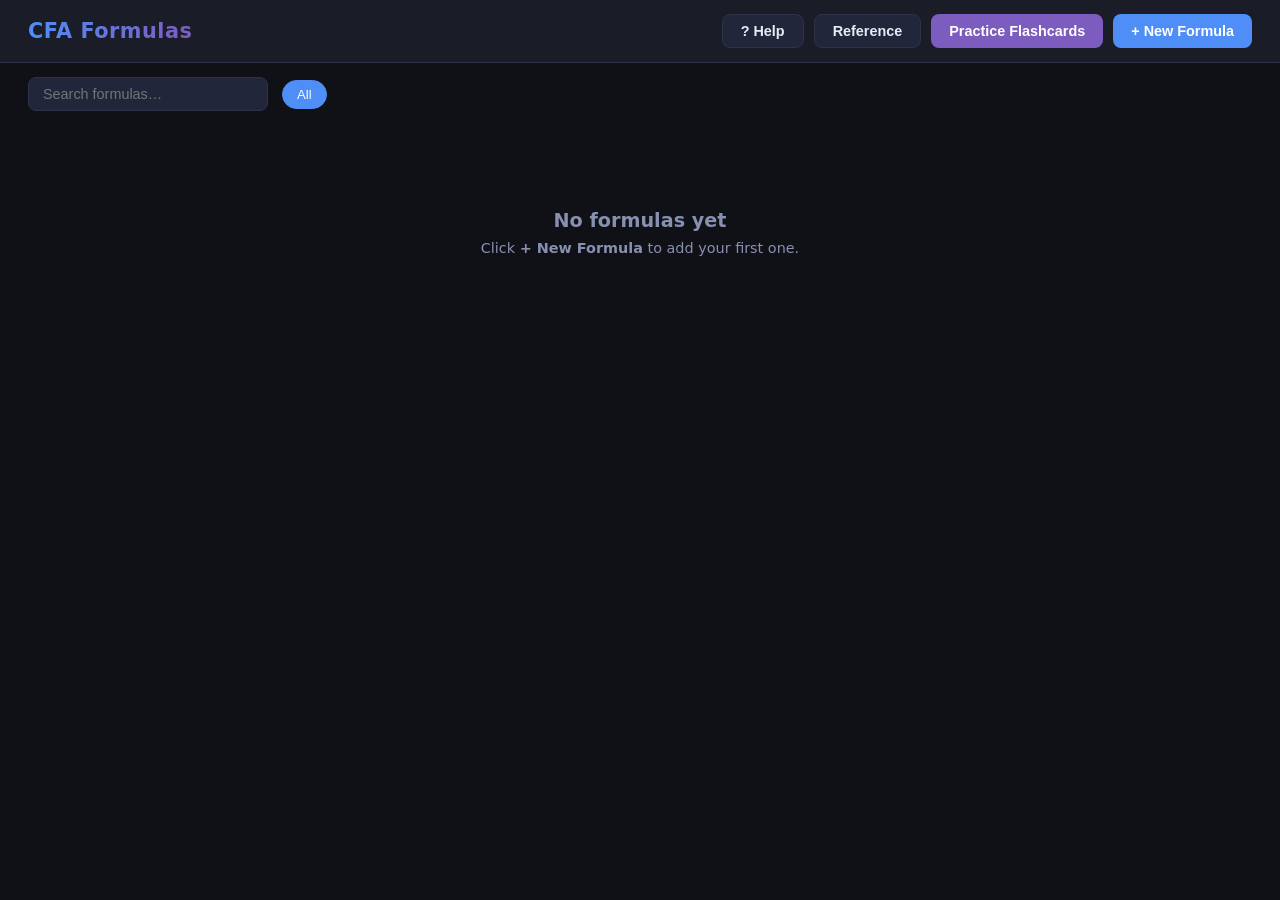
<file: index.html>
<!DOCTYPE html>
<html lang="en">
<head>
  <meta charset="UTF-8" />
  <meta name="viewport" content="width=device-width, initial-scale=1.0" />
  <title>CFA Formula Board</title>
  <link rel="icon" href="data:image/svg+xml,<svg xmlns='http://www.w3.org/2000/svg'><text y='32' font-size='32'>📚</text></svg>" />
  <link rel="stylesheet" href="style.css?v=9" />
  <script src="math.js?v=7"></script>
</head>
<body>

<!-- ===== HEADER ===== -->
<header>
  <div class="header-left">
    <span class="logo">CFA Formulas</span>
  </div>
  <div class="header-right">
    <button class="btn btn-ghost" onclick="openHelpModal()">? Help</button>
    <button class="btn btn-ghost" onclick="openRefModal()">Reference</button>
    <button id="btnPractice" class="btn btn-accent" onclick="openFlashcards()">Practice Flashcards</button>
    <button class="btn btn-primary" onclick="openAddModal()">+ New Formula</button>
  </div>
</header>

<!-- ===== CATEGORY FILTER ===== -->
<div class="toolbar">
  <div class="search-wrap">
    <input id="searchInput" type="text" placeholder="Search formulas…" oninput="renderBoard()" />
  </div>
  <div class="filter-wrap" id="categoryFilters">
    <button class="filter-btn active" onclick="setFilter('all')">All</button>
  </div>
</div>

<!-- ===== KANBAN BOARD ===== -->
<main id="board" class="board"></main>

<!-- ===== ADD / EDIT MODAL ===== -->
<div id="formulaModal" class="modal-overlay hidden">
  <div class="modal">
    <h2 id="modalTitle">New Formula</h2>

    <label>Title <span class="req">*</span></label>
    <input id="fTitle" type="text" placeholder="e.g. Sharpe Ratio" />

    <label>Category <span class="req">*</span></label>
    <select id="fCategory" onchange="onCatSelectChange()">
      <option value="">— Select a category —</option>
      <option>Ethical and Professional Standards</option>
      <option>Quantitative Methods</option>
      <option>Economics</option>
      <option>Financial Statement Analysis</option>
      <option>Corporate Issuers</option>
      <option>Equity Investments</option>
      <option>Fixed Income</option>
      <option>Derivatives</option>
      <option>Alternative Investments</option>
      <option>Portfolio Management &amp; Wealth Planning</option>
      <option value="__custom__">Other / Custom…</option>
    </select>
    <input id="fCategoryCustom" type="text" placeholder="Enter custom category name" class="hidden" style="margin-top:6px" />

    <label>Formula
      <span class="hint">Use LaTeX — e.g. <code>\frac{r-r_f}{\sigma}</code></span>
    </label>
    <textarea id="fFormula" rows="3" placeholder="\frac{r - r_f}{\sigma}"></textarea>

    <label>Description / Notes</label>
    <textarea id="fDesc" rows="3" placeholder="Optional notes, context, variables explained…"></textarea>

    <div class="latex-helper">
      <span class="helper-label">Quick inserts:</span>
      <button type="button" onclick="insertLatex('\\frac{a}{b}')">a/b</button>
      <button type="button" onclick="insertLatex('a^{n}')">a^n</button>
      <button type="button" onclick="insertLatex('\\sqrt{x}')">√x</button>
      <button type="button" onclick="insertLatex('\\sum_{i=1}^{n}')">Σ</button>
      <button type="button" onclick="insertLatex('\\prod_{i=1}^{n}')">Π</button>
      <button type="button" onclick="insertLatex('\\left(1+r\\right)^{n}')"><small>(1+r)^n</small></button>
      <button type="button" onclick="insertLatex('\\Delta')">Δ</button>
      <button type="button" onclick="insertLatex('\\times')">×</button>
      <button type="button" onclick="insertLatex('\\pm')">±</button>
    </div>

    <div class="preview-box" id="fPreview">
      <span class="preview-label">Preview</span>
      <div id="previewContent"></div>
    </div>

    <div class="modal-actions">
      <button class="btn btn-ghost" onclick="closeModal()">Cancel</button>
      <button class="btn btn-primary" onclick="saveFormula()">Save</button>
    </div>
  </div>
</div>

<!-- ===== FLASHCARD MODAL ===== -->
<div id="flashcardModal" class="modal-overlay hidden">
  <div class="modal modal-fc">
    <div class="fc-header">
      <h2>Practice Mode</h2>
      <div class="fc-controls">
        <label>Category:
          <select id="fcCatSelect" onchange="startDeck()">
            <option value="all">All</option>
          </select>
        </label>
        <button class="btn btn-ghost" onclick="closeFlashcards()">✕ Exit</button>
      </div>
    </div>

    <div class="fc-progress">
      <span id="fcCounter">0 / 0</span>
      <div class="progress-bar"><div id="progressFill"></div></div>
    </div>

    <div class="fc-card-wrap" id="fcCardWrap">
      <div class="fc-card" id="fcCard" onclick="flipCard()">
        <div class="fc-face fc-front" id="fcFront">
          <p class="fc-prompt">What is the formula for…</p>
          <h3 id="fcTitle"></h3>
          <p class="fc-tap">tap to reveal</p>
        </div>
        <div class="fc-face fc-back fc-hidden" id="fcBack">
          <div id="fcFormula" class="fc-formula-display"></div>
          <p id="fcDesc" class="fc-desc"></p>
        </div>
      </div>
    </div>

    <div class="fc-nav">
      <button class="btn btn-ghost" onclick="prevCard()">← Prev</button>
      <button class="btn btn-accent" onclick="flipCard()" id="btnFlip">Flip</button>
      <button class="btn btn-primary" onclick="nextCard()">Next →</button>
    </div>

    <div class="fc-self-grade hidden" id="fcSelfGrade">
      <p>Did you get it?</p>
      <button class="btn btn-success" onclick="gradeCard(true)">✓ Got it</button>
      <button class="btn btn-danger"  onclick="gradeCard(false)">✗ Review again</button>
    </div>

    <div class="fc-done hidden" id="fcDone">
      <h3>Round complete!</h3>
      <p id="fcScore"></p>
      <button class="btn btn-primary" onclick="startDeck()">Restart</button>
      <button class="btn btn-accent"  onclick="startDeck(true)">Only missed</button>
    </div>
  </div>
</div>

<!-- ===== HELP MODAL (sync / export / import) ===== -->
<div id="helpModal" class="modal-overlay hidden">
  <div class="modal modal-help">
    <div class="ref-header">
      <h2>Help &amp; Sync</h2>
      <button class="btn btn-ghost" onclick="closeHelpModal()">✕</button>
    </div>

    <h3 class="ref-section">Syncing Between Devices</h3>
    <p class="ref-intro">Your formulas are saved in your browser's local storage, so each device keeps its own copy. Use Export &amp; Import to keep them in sync.</p>

    <div class="help-steps">
      <div class="help-step">
        <span class="step-num">1</span>
        <div>
          <strong>Export from your most up-to-date device</strong>
          <p>Click the button below. A <code>.json</code> file will download to your device.</p>
          <button class="btn btn-primary" style="margin-top:8px" onclick="exportFormulas()">↓ Export my formulas</button>
        </div>
      </div>
      <div class="help-step">
        <span class="step-num">2</span>
        <div>
          <strong>Move the file to your other device</strong>
          <p>Use <strong>AirDrop</strong>, save to <strong>iCloud Drive</strong>, or email it to yourself — whichever is easiest.</p>
        </div>
      </div>
      <div class="help-step">
        <span class="step-num">3</span>
        <div>
          <strong>Import on the other device</strong>
          <p>Open the app on your other device, come back to this Help screen, and click Import. Choose <em>Merge</em> to add new formulas without losing existing ones, or <em>Replace</em> to fully overwrite.</p>
          <label class="btn btn-primary" style="margin-top:8px; cursor:pointer; display:inline-block">
            ↑ Import formulas
            <input type="file" accept=".json" onchange="importFormulas(event)" style="display:none">
          </label>
        </div>
      </div>
    </div>

    <div class="modal-actions">
      <button class="btn btn-primary" onclick="closeHelpModal()">Done</button>
    </div>
  </div>
</div>

<!-- ===== REFERENCE MODAL (LaTeX) ===== -->
<div id="refModal" class="modal-overlay hidden">
  <div class="modal modal-ref">
    <div class="ref-header">
      <h2>LaTeX Formula Reference</h2>
      <button class="btn btn-ghost" onclick="closeRefModal()">✕</button>
    </div>
    <p class="ref-intro">Type these directly into the Formula field. You don't need <code>$$</code> — just the LaTeX inside.</p>

    <h3 class="ref-section">Fractions &amp; Roots</h3>
    <table class="ref-table">
      <tr><td><code>\frac{a}{b}</code></td><td class="ref-preview"></td><td>Fraction</td></tr>
      <tr><td><code>\frac{r - r_f}{\sigma}</code></td><td class="ref-preview"></td><td>Sharpe Ratio example</td></tr>
      <tr><td><code>\sqrt{x}</code></td><td class="ref-preview"></td><td>Square root</td></tr>
      <tr><td><code>\sqrt{\sigma_1^2 + \sigma_2^2}</code></td><td class="ref-preview"></td><td>Root of expression</td></tr>
    </table>

    <h3 class="ref-section">Superscripts &amp; Subscripts</h3>
    <table class="ref-table">
      <tr><td><code>x^{n}</code></td><td class="ref-preview"></td><td>Superscript (power)</td></tr>
      <tr><td><code>x_{i}</code></td><td class="ref-preview"></td><td>Subscript</td></tr>
      <tr><td><code>x_{i}^{n}</code></td><td class="ref-preview"></td><td>Both at once</td></tr>
      <tr><td><code>(1+r)^{n}</code></td><td class="ref-preview"></td><td>Compound growth</td></tr>
      <tr><td><code>e^{-rT}</code></td><td class="ref-preview"></td><td>Exponential</td></tr>
    </table>

    <h3 class="ref-section">Greek Letters</h3>
    <table class="ref-table">
      <tr><td><code>\alpha</code></td><td class="ref-preview"></td><td>Alpha (Jensen's α)</td></tr>
      <tr><td><code>\beta</code></td><td class="ref-preview"></td><td>Beta (systematic risk)</td></tr>
      <tr><td><code>\sigma</code></td><td class="ref-preview"></td><td>Sigma (std deviation)</td></tr>
      <tr><td><code>\mu</code></td><td class="ref-preview"></td><td>Mu (mean)</td></tr>
      <tr><td><code>\rho</code></td><td class="ref-preview"></td><td>Rho (correlation)</td></tr>
      <tr><td><code>\Delta</code></td><td class="ref-preview"></td><td>Delta (change)</td></tr>
      <tr><td><code>\lambda</code></td><td class="ref-preview"></td><td>Lambda</td></tr>
      <tr><td><code>\Sigma</code></td><td class="ref-preview"></td><td>Capital Sigma</td></tr>
    </table>

    <h3 class="ref-section">Sums, Products &amp; Limits</h3>
    <table class="ref-table">
      <tr><td><code>\sum_{i=1}^{n} x_i</code></td><td class="ref-preview"></td><td>Summation</td></tr>
      <tr><td><code>\prod_{i=1}^{n}</code></td><td class="ref-preview"></td><td>Product</td></tr>
      <tr><td><code>\int_{0}^{T}</code></td><td class="ref-preview"></td><td>Integral</td></tr>
    </table>

    <h3 class="ref-section">Symbols &amp; Operators</h3>
    <table class="ref-table">
      <tr><td><code>\times</code></td><td class="ref-preview"></td><td>Multiplication ×</td></tr>
      <tr><td><code>\pm</code></td><td class="ref-preview"></td><td>Plus or minus ±</td></tr>
      <tr><td><code>\approx</code></td><td class="ref-preview"></td><td>Approximately ≈</td></tr>
      <tr><td><code>\leq</code></td><td class="ref-preview"></td><td>Less than or equal ≤</td></tr>
      <tr><td><code>\geq</code></td><td class="ref-preview"></td><td>Greater than or equal ≥</td></tr>
      <tr><td><code>\infty</code></td><td class="ref-preview"></td><td>Infinity ∞</td></tr>
      <tr><td><code>\cdot</code></td><td class="ref-preview"></td><td>Dot product ·</td></tr>
    </table>

    <h3 class="ref-section">Accents &amp; Decorations</h3>
    <table class="ref-table">
      <tr><td><code>\bar{R}</code></td><td class="ref-preview"></td><td>Bar / mean</td></tr>
      <tr><td><code>\overline{xy}</code></td><td class="ref-preview"></td><td>Overline (longer)</td></tr>
      <tr><td><code>\hat{y}</code></td><td class="ref-preview"></td><td>Hat (estimated)</td></tr>
    </table>

    <h3 class="ref-section">Grouping</h3>
    <table class="ref-table">
      <tr><td><code>\left( \frac{a}{b} \right)</code></td><td class="ref-preview"></td><td>Auto-sized parentheses</td></tr>
      <tr><td><code>\left[ x \right]</code></td><td class="ref-preview"></td><td>Auto-sized brackets</td></tr>
    </table>

    <div class="modal-actions">
      <button class="btn btn-primary" onclick="closeRefModal()">Got it</button>
    </div>
  </div>
</div>

<script src="app.js?v=14"></script>
</body>
</html>
</file>
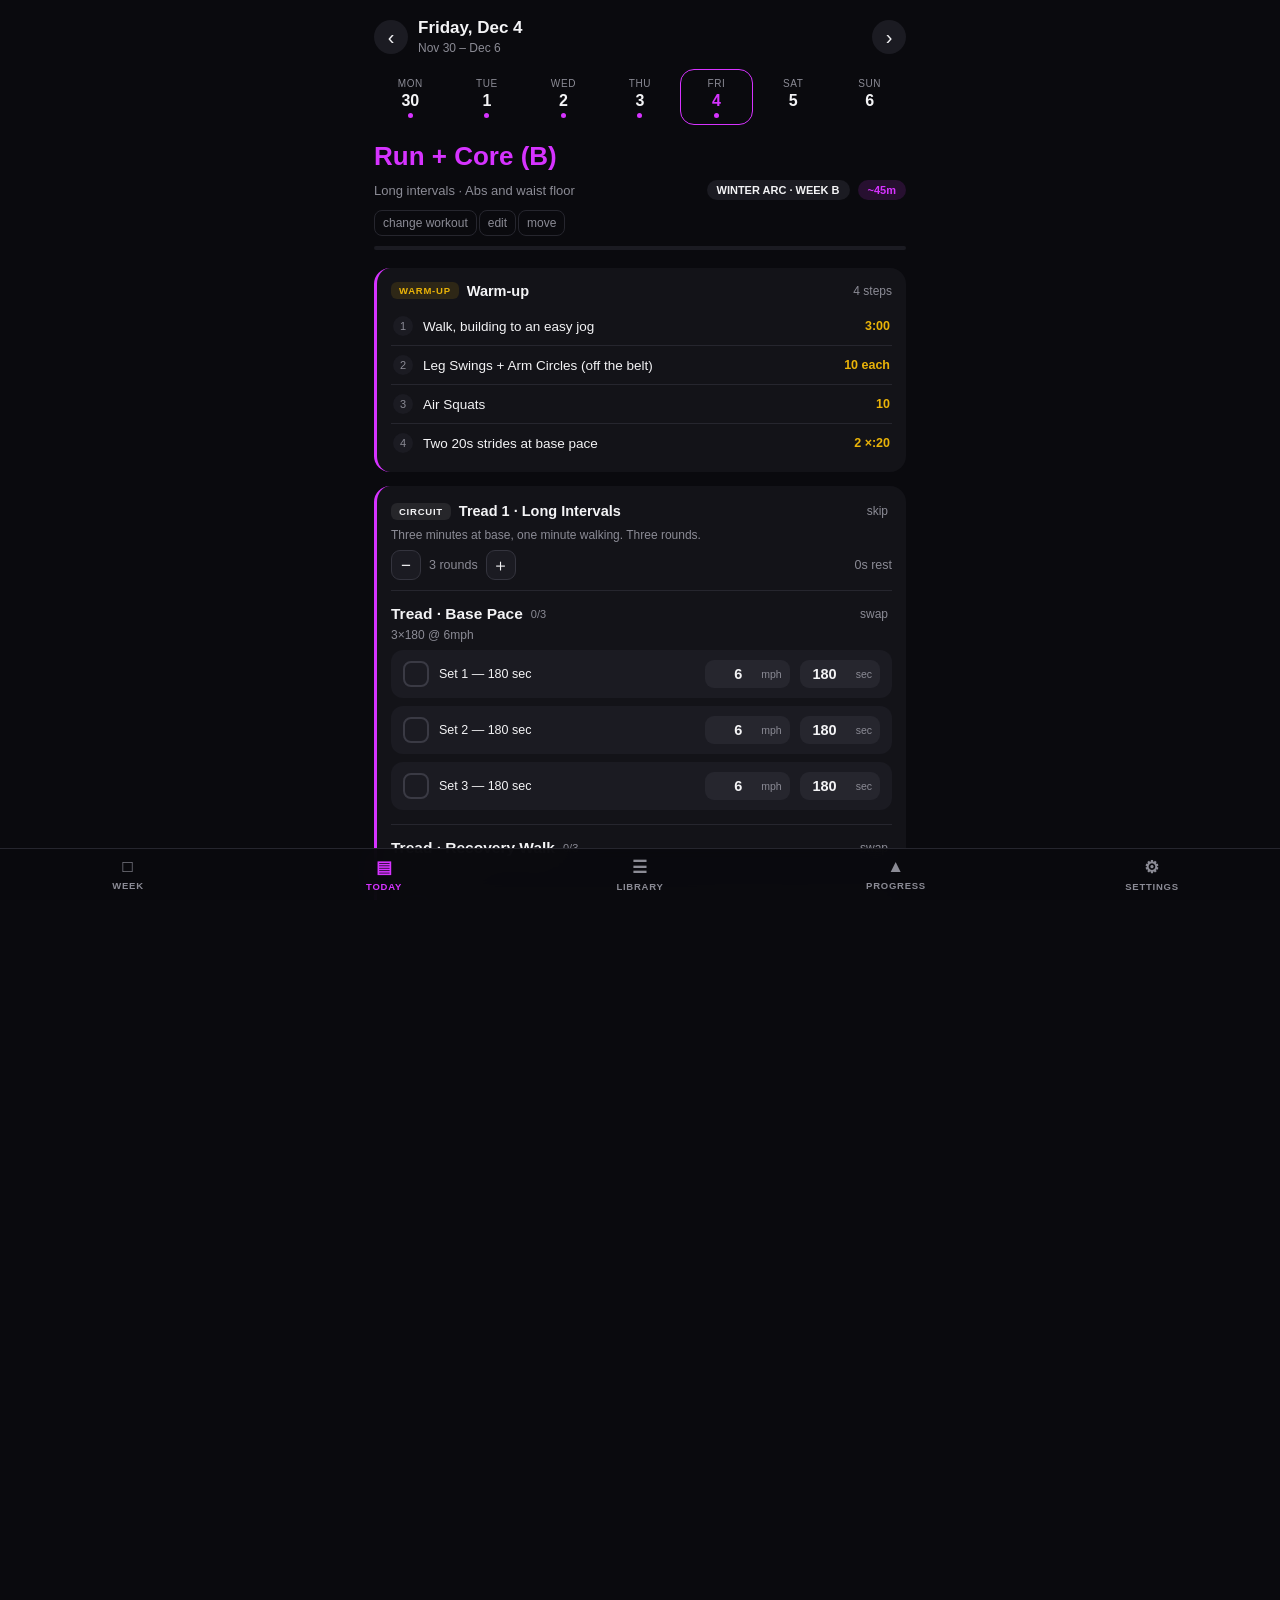
<file: workout/index.html>
<!DOCTYPE html>
<html lang="en">
<head>
  <meta charset="UTF-8" />
  <meta name="viewport" content="width=device-width, initial-scale=1.0, viewport-fit=cover, user-scalable=no" />
  <title>Lift</title>

  <meta name="theme-color" content="#0a0a0e" />
  <meta name="apple-mobile-web-app-capable" content="yes" />
  <meta name="mobile-web-app-capable" content="yes" />
  <meta name="apple-mobile-web-app-status-bar-style" content="black-translucent" />
  <meta name="apple-mobile-web-app-title" content="Lift" />

  <link rel="manifest" href="manifest.webmanifest" />
  <link rel="apple-touch-icon" href="icons/icon-180.png" />
  <link rel="icon" href="icons/icon-192.png" />
  <link rel="stylesheet" href="style.css?v=8" />
</head>
<body>

<!-- ===== SCHEDULE VIEW (default) ===== -->
<main id="view-schedule" class="view">
  <div class="topbar">
    <button class="icon-btn" onclick="shiftDay(-1)">&#8249;</button>
    <div class="topbar-title">
      <h1 id="dayTitle">Wednesday, May 20</h1>
      <span id="weekRange" class="subtle">May 18 – May 24</span>
    </div>
    <button class="icon-btn" onclick="shiftDay(1)">&#8250;</button>
  </div>

  <div id="dateStrip" class="date-strip"></div>

  <div id="dayHeader" class="day-header"></div>
  <div id="dayProgress" class="day-progress"><div id="dayProgressFill"></div></div>

  <div id="blocks"></div>

  <button id="finishBtn" class="btn-accent wide hidden" style="margin-bottom:10px" onclick="finishWorkout()">✓ Finish workout</button>
  <button id="addBlockBtn" class="btn-outline wide" onclick="openAddBlock()">＋ Add block</button>
  <div class="bottom-spacer"></div>
</main>

<!-- ===== WEEK VIEW ===== -->
<main id="view-week" class="view hidden">
  <div class="topbar">
    <button class="icon-btn" onclick="shiftWeek(-1)">&#8249;</button>
    <div class="topbar-title">
      <h1>This Week</h1>
      <span id="weekRange2" class="subtle"></span>
    </div>
    <button class="icon-btn" onclick="shiftWeek(1)">&#8250;</button>
  </div>
  <div id="weekProgram"></div>
  <div id="weekCards"></div>
  <div class="bottom-spacer"></div>
</main>

<!-- ===== LIBRARY VIEW ===== -->
<main id="view-library" class="view hidden">
  <div class="topbar"><div class="topbar-title">
    <h1>Library</h1>
    <span class="subtle">Saved workouts and the week templates built from them</span>
  </div></div>

  <div id="libSeg" class="segmented"></div>
  <input id="libSearch" type="text" class="lib-search" placeholder="Search…" oninput="renderLibrary()" />
  <div id="libBody"></div>
  <div class="bottom-spacer"></div>
</main>

<!-- ===== PROGRESS VIEW ===== -->
<main id="view-progress" class="view hidden">
  <div class="topbar"><div class="topbar-title"><h1>Progress</h1><span class="subtle">Lift heavier. Get leaner.</span></div></div>

  <div class="stat-row" id="statRow"></div>

  <section class="card">
    <div class="card-head">
      <h2>Strength over time</h2>
      <select id="chartExercise" onchange="renderProgress()"></select>
    </div>
    <canvas id="chart" width="640" height="300"></canvas>
    <div id="chartEmpty" class="empty hidden">Complete a few workouts and your top-set weight will chart here.</div>
  </section>

  <section class="card">
    <div class="card-head"><h2>Weekly volume <span class="subtle" id="volUnitLabel">(lbs lifted)</span></h2></div>
    <canvas id="volChart" width="640" height="220"></canvas>
  </section>

  <div class="bottom-spacer"></div>
</main>

<!-- ===== SETTINGS VIEW ===== -->
<main id="view-settings" class="view hidden">
  <div class="topbar"><div class="topbar-title"><h1>Settings</h1></div></div>

  <section class="card">
    <div class="setting-row">
      <div><strong>Default units</strong><div class="subtle">Tap the lbs/kg label on any exercise to override just that one</div></div>
      <select id="setUnits" class="unit-select" onchange="saveSettings()">
        <option value="lbs">lbs</option>
        <option value="kg">kg</option>
      </select>
    </div>
    <div class="setting-row">
      <div><strong>Rest timer</strong><div class="subtle">Countdown after you check a set</div></div>
      <label class="switch"><input type="checkbox" id="setRestTimer" onchange="saveSettings()" /><span></span></label>
    </div>
    <div class="setting-row">
      <div><strong>Auto-progress weights</strong><div class="subtle">Suggest heavier weights when you hit all your reps</div></div>
      <label class="switch"><input type="checkbox" id="setAutoProgress" onchange="saveSettings()" /><span></span></label>
    </div>
  </section>

  <section class="card">
    <div class="card-head"><h2>Your data</h2></div>
    <p class="subtle">Workouts are saved on this device. Export a backup if you switch phones.</p>
    <div class="btn-row">
      <button class="btn-outline" onclick="exportData()">Export backup</button>
      <button class="btn-outline" onclick="document.getElementById('importFile').click()">Import backup</button>
      <input type="file" id="importFile" accept=".json" class="hidden" onchange="importData(event)" />
    </div>
  </section>

  <section class="card">
    <div class="card-head"><h2>Restore point</h2></div>
    <p class="subtle" id="restoreInfo"></p>
    <p class="subtle">A copy of everything is set aside automatically before each app update, so a new version can never cost you progress.</p>
    <div class="btn-row">
      <button class="btn-outline" onclick="saveRestorePoint()">Save one now</button>
      <button class="btn-outline" onclick="restoreSnapshot()">Restore</button>
      <button class="btn-outline hidden" id="undoRestoreBtn" onclick="undoRestore()">Undo restore</button>
    </div>
  </section>

  <section class="card">
    <div class="card-head"><h2>Program</h2></div>
    <p class="subtle">Reset rebuilds the library as the Winter Arc split — two leg days and three running days, in two alternating versions. Anything you made yourself is lost. Your logged history is kept.</p>
    <div class="btn-row">
      <button class="btn-outline danger" onclick="resetProgram()">Reset program to default</button>
    </div>
  </section>

  <section class="card">
    <div class="card-head"><h2>About</h2></div>
    <p class="subtle" id="aboutVersion"></p>
    <p class="subtle">Winter arc: two heavy leg days built on back squat and hip thrust, each supersetted with core, and three bootcamp running days whose floor blocks are arms, back &amp; chest, and core. Two versions of the week alternate automatically.</p>
  </section>
  <div class="bottom-spacer"></div>
</main>

<!-- ===== TAB BAR ===== -->
<nav class="tabbar">
  <button id="tab-week"     onclick="showTab('week')"><span class="tab-ico">&#9633;</span>WEEK</button>
  <button id="tab-schedule" class="active" onclick="showTab('schedule')"><span class="tab-ico">&#9636;</span>TODAY</button>
  <button id="tab-library"  onclick="showTab('library')"><span class="tab-ico">&#9776;</span>LIBRARY</button>
  <button id="tab-progress" onclick="showTab('progress')"><span class="tab-ico">&#9650;</span>PROGRESS</button>
  <button id="tab-settings" onclick="showTab('settings')"><span class="tab-ico">&#9881;</span>SETTINGS</button>
</nav>

<!-- ===== REST TIMER BANNER ===== -->
<div id="restBanner" class="rest-banner hidden">
  <span>REST</span>
  <strong id="restTime">0:60</strong>
  <button onclick="stopRest()">skip</button>
</div>

<!-- ===== SWAP SHEET ===== -->
<div id="swapSheet" class="sheet-overlay hidden" onclick="if(event.target===this)closeSheets()">
  <div class="sheet">
    <div class="sheet-handle"></div>
    <h2 id="swapTitle">Swap exercise</h2>
    <div class="swap-scope" id="swapScopeRow">
      <label><input type="radio" name="swapScope" value="today" checked /> Just today</label>
      <label><input type="radio" name="swapScope" value="always" /> <span id="swapAlwaysLabel">Save to the workout</span></label>
    </div>
    <input id="swapSearch" type="text" placeholder="Search all exercises…" oninput="renderSwapList()" />

    <details id="swapCreate">
      <summary>＋ Create a new exercise to swap in</summary>
      <label>Name</label>
      <input id="swapNewName" type="text" placeholder="e.g. Landmine Squat" />
      <div class="grid-2">
        <div>
          <label>Main muscle</label>
          <select id="swapNewMuscle">
            <option value="quads">Quads</option><option value="glutes">Glutes</option>
            <option value="hamstrings">Hamstrings</option><option value="calves">Calves</option>
            <option value="lats">Lats</option><option value="back">Back</option>
            <option value="shoulders">Shoulders</option><option value="core">Core</option>
            <option value="obliques">Obliques</option><option value="cardio">Cardio</option>
          </select>
        </div>
        <div>
          <label>Type</label>
          <select id="swapNewLoad">
            <option value="weight">Weighted (lbs)</option>
            <option value="bw">Bodyweight</option>
            <option value="time">Timed (seconds)</option>
          </select>
        </div>
      </div>
      <button class="btn-accent wide" onclick="confirmCreateAndSwap()">Create &amp; swap to it</button>
    </details>

    <div id="swapList" class="swap-list"></div>
  </div>
</div>

<!-- ===== ADD EXERCISE SHEET ===== -->
<div id="addSheet" class="sheet-overlay hidden" onclick="if(event.target===this)closeSheets()">
  <div class="sheet">
    <div class="sheet-handle"></div>
    <h2>Add exercise</h2>

    <label>From the library</label>
    <select id="addPick"></select>

    <details id="customDetails">
      <summary>…or create a new exercise</summary>
      <label>Name</label>
      <input id="newExName" type="text" placeholder="e.g. Zercher Squat" />
      <div class="grid-2">
        <div>
          <label>Main muscle</label>
          <select id="newExMuscle">
            <option value="quads">Quads</option><option value="glutes">Glutes</option>
            <option value="hamstrings">Hamstrings</option><option value="calves">Calves</option>
            <option value="lats">Lats</option><option value="back">Back</option>
            <option value="shoulders">Shoulders</option><option value="core">Core</option>
            <option value="obliques">Obliques</option><option value="cardio">Cardio</option>
          </select>
        </div>
        <div>
          <label>Type</label>
          <select id="newExLoad">
            <option value="weight">Weighted (lbs)</option>
            <option value="bw">Bodyweight</option>
            <option value="time">Timed (seconds)</option>
          </select>
        </div>
      </div>
    </details>

    <div class="grid-3">
      <div><label>Sets</label><input id="addSets" type="number" value="3" min="1" max="10" /></div>
      <div><label>Reps</label><input id="addReps" type="number" value="10" min="1" max="500" /></div>
      <div><label>Weight</label><input id="addWeight" type="number" value="0" min="0" step="2.5" /></div>
    </div>

    <button class="btn-accent wide" onclick="confirmAddExercise()">Add to workout</button>
  </div>
</div>

<!-- ===== MOVE WORKOUT SHEET ===== -->
<div id="moveSheet" class="sheet-overlay hidden" onclick="if(event.target===this)closeSheets()">
  <div class="sheet">
    <div class="sheet-handle"></div>
    <h2 id="moveTitle">Move workout</h2>
    <p class="subtle">Pick a day — the two workouts trade places.</p>
    <p class="subtle" id="moveNote"></p>
    <div id="moveList" class="swap-list"></div>
  </div>
</div>

<!-- ===== ADD BLOCK SHEET ===== -->
<div id="blockSheet" class="sheet-overlay hidden" onclick="if(event.target===this)closeSheets()">
  <div class="sheet">
    <div class="sheet-handle"></div>
    <h2>Add block</h2>
    <label>Name</label>
    <input id="newBlockName" type="text" placeholder="e.g. Glute Burnout" />
    <div class="grid-3">
      <div><label>Type</label>
        <select id="newBlockType"><option value="straight">Straight sets</option><option value="superset">Superset</option><option value="circuit">Circuit</option></select>
      </div>
      <div><label>Rounds</label><input id="newBlockRounds" type="number" value="3" min="1" max="10" /></div>
      <div><label>Rest (s)</label><input id="newBlockRest" type="number" value="60" min="0" max="300" step="15" /></div>
    </div>
    <button class="btn-accent wide" onclick="confirmAddBlock()">Add block</button>
  </div>
</div>

<!-- ===== EDIT SCOPE SHEET ===== -->
<div id="scopeSheet" class="sheet-overlay hidden" onclick="if(event.target===this)resolveScope(null)">
  <div class="sheet">
    <div class="sheet-handle"></div>
    <h2 id="scopeTitle">Where should this go?</h2>
    <div id="scopeBody"></div>
    <button id="scopeDayBtn" class="btn-accent wide" onclick="resolveScope('day')">Just this day</button>
    <button id="scopeLibBtn" class="btn-outline wide" style="margin-top:10px" onclick="resolveScope('library')">Update the saved workout</button>
    <button class="link-btn wide" style="margin-top:8px" onclick="resolveScope(null)">Cancel</button>
  </div>
</div>

<!-- ===== PICK WORKOUT SHEET ===== -->
<div id="pickSheet" class="sheet-overlay hidden" onclick="if(event.target===this)choosePick(undefined)">
  <div class="sheet">
    <div class="sheet-handle"></div>
    <h2 id="pickTitle">Choose a workout</h2>
    <input id="pickSearch" type="text" placeholder="Search your workouts…" oninput="renderPickList()" />
    <div id="pickList" class="swap-list"></div>
  </div>
</div>

<!-- ===== ADD A WORKOUT TO A WEEK (from Library) ===== -->
<div id="addWeekSheet" class="sheet-overlay hidden" onclick="if(event.target===this)closeSheets()">
  <div class="sheet">
    <div class="sheet-handle"></div>
    <h2 id="addWeekTitle">Add to a week</h2>
    <p class="subtle" id="addWeekNote"></p>
    <div id="addWeekList" class="swap-list"></div>
  </div>
</div>

<!-- ===== WEEK TEMPLATE PICKER ===== -->
<div id="weekPickSheet" class="sheet-overlay hidden" onclick="if(event.target===this)closeSheets()">
  <div class="sheet">
    <div class="sheet-handle"></div>
    <h2 id="weekPickTitle">Program for this week</h2>
    <p class="subtle">Pick the template this calendar week should run. It only affects this week.</p>
    <div id="weekPickList" class="swap-list"></div>
  </div>
</div>

<!-- ===== WEEK TEMPLATE EDITOR ===== -->
<div id="weekEditSheet" class="sheet-overlay hidden" onclick="if(event.target===this)closeWeekEditor()">
  <div class="sheet">
    <div class="sheet-handle"></div>
    <h2>Week template</h2>
    <label>Name</label>
    <input id="weekEditName" type="text" placeholder="e.g. Glute focus · 45 min" onchange="weekEditMeta()" />
    <label>Focus / notes</label>
    <input id="weekEditFocus" type="text" placeholder="e.g. Low time, glute emphasis" onchange="weekEditMeta()" />
    <label>Days — tap one to choose its workout</label>
    <div id="weekEditDays" class="swap-list"></div>
    <button class="btn-accent wide" onclick="closeWeekEditor()">Done</button>
    <button class="btn-outline danger wide" style="margin-top:10px" onclick="deleteWeekTemplate()">Delete this template</button>
  </div>
</div>

<!-- ===== SAVE THIS DAY TO LIBRARY ===== -->
<div id="saveDaySheet" class="sheet-overlay hidden" onclick="if(event.target===this)closeSheets()">
  <div class="sheet">
    <div class="sheet-handle"></div>
    <h2>Save to library</h2>
    <p class="subtle">Keep today's version so you can drop it into any day later.</p>
    <label>Name</label>
    <input id="saveDayName" type="text" placeholder="e.g. Heavy Legs (short)" />
    <button class="btn-accent wide" onclick="saveDayAsNew()">Save as a new workout</button>
    <button id="saveDayOver" class="btn-outline wide" style="margin-top:10px" onclick="saveDayOverwrite()">Update the original</button>
  </div>
</div>

<!-- ===== EXERCISE PICKER (editor) ===== -->
<div id="exPickSheet" class="sheet-overlay hidden" onclick="if(event.target===this)closeExPicker()">
  <div class="sheet">
    <div class="sheet-handle"></div>
    <h2 id="exPickTitle">Pick an exercise</h2>
    <input id="exPickSearch" type="text" placeholder="Search all exercises…" oninput="renderExPickList()" />
    <details>
      <summary>＋ Create a new exercise</summary>
      <label>Name</label>
      <input id="exPickNew" type="text" placeholder="e.g. Landmine Squat" />
      <div class="grid-2">
        <div>
          <label>Main muscle</label>
          <select id="exPickMuscle">
            <option value="quads">Quads</option><option value="glutes">Glutes</option>
            <option value="hamstrings">Hamstrings</option><option value="calves">Calves</option>
            <option value="lats">Lats</option><option value="back">Back</option>
            <option value="shoulders">Shoulders</option><option value="core">Core</option>
            <option value="obliques">Obliques</option><option value="cardio">Cardio</option>
          </select>
        </div>
        <div>
          <label>Type</label>
          <select id="exPickLoad">
            <option value="weight">Weighted</option>
            <option value="bw">Bodyweight</option>
            <option value="time">Timed (seconds)</option>
          </select>
        </div>
      </div>
      <button class="btn-accent wide" onclick="createExFromPicker()">Create &amp; use it</button>
    </details>
    <div id="exPickList" class="swap-list"></div>
  </div>
</div>

<!-- ===== WORKOUT EDITOR ===== -->
<div id="editorView" class="editor hidden">
  <div class="editor-bar">
    <button class="link-btn" onclick="closeEditor(false)">Cancel</button>
    <strong>Edit workout</strong>
    <button class="link-btn accent" onclick="closeEditor(true)">Save</button>
  </div>
  <div class="editor-body">
    <label>Name</label>
    <input id="edName" type="text" onchange="edSyncMeta()" />
    <div class="grid-2">
      <div><label>Focus</label><input id="edFocus" type="text" placeholder="e.g. Glutes · Hamstrings" onchange="edSyncMeta()" /></div>
      <div><label>Minutes</label><input id="edMinutes" type="number" min="0" max="180" step="5" onchange="edSyncMeta()" /></div>
    </div>

    <div id="edBlocks"></div>

    <div class="btn-row">
      <button class="btn-outline" onclick="edAddBlock('warmup')">＋ Warm-up</button>
      <button class="btn-outline" onclick="edAddBlock('superset')">＋ Superset</button>
      <button class="btn-outline" onclick="edAddBlock('circuit')">＋ Circuit</button>
    </div>
    <button class="btn-accent wide" style="margin-top:16px" onclick="closeEditor(true)">Save workout</button>
    <div class="bottom-spacer"></div>
  </div>
</div>

<script src="js/data.js?v=7"></script>
<script src="js/packs.js?v=7"></script>
<script src="js/progression.js?v=4"></script>
<script src="js/library.js?v=4"></script>
<script src="js/app.js?v=17"></script>
<script>
  if ('serviceWorker' in navigator) navigator.serviceWorker.register('sw.js');
</script>
</body>
</html>
</file>
<file: style.css>
/* ============================================================
   CFA Formula Board — Stylesheet
   ============================================================ */

:root {
  --bg:         #0f1117;
  --surface:    #1a1d27;
  --surface2:   #22263a;
  --border:     #2e3248;
  --accent:     #4f8ef7;
  --accent2:    #7c5cbf;
  --success:    #2ecc71;
  --danger:     #e74c3c;
  --text:       #e8eaf6;
  --text-dim:   #8890b0;
  --radius:     12px;
  --shadow:     0 4px 24px rgba(0,0,0,0.4);
}

*, *::before, *::after { box-sizing: border-box; margin: 0; padding: 0; }

body {
  font-family: 'Inter', 'Segoe UI', system-ui, sans-serif;
  background: var(--bg);
  color: var(--text);
  min-height: 100vh;
}

/* ── Header ──────────────────────────────────── */
header {
  display: flex;
  align-items: center;
  justify-content: space-between;
  padding: 14px 28px;
  background: var(--surface);
  border-bottom: 1px solid var(--border);
  position: sticky;
  top: 0;
  z-index: 100;
}
.logo {
  font-size: 1.3rem;
  font-weight: 700;
  letter-spacing: .5px;
  background: linear-gradient(90deg, var(--accent), var(--accent2));
  -webkit-background-clip: text;
  -webkit-text-fill-color: transparent;
}
.header-right { display: flex; gap: 10px; }

/* ── Buttons ─────────────────────────────────── */
.btn {
  padding: 8px 18px;
  border: none;
  border-radius: 8px;
  cursor: pointer;
  font-size: .9rem;
  font-weight: 600;
  transition: opacity .15s, transform .1s;
}
.btn:hover  { opacity: .88; }
.btn:active { transform: scale(.97); }
.btn-primary { background: var(--accent);  color: #fff; }
.btn-accent  { background: var(--accent2); color: #fff; }
.btn-ghost   { background: var(--surface2); color: var(--text); border: 1px solid var(--border); }
.btn-success { background: var(--success); color: #fff; }
.btn-danger  { background: var(--danger);  color: #fff; }

/* ── Toolbar / search / filters ─────────────── */
.toolbar {
  display: flex;
  align-items: center;
  gap: 14px;
  padding: 14px 28px;
  flex-wrap: wrap;
}
.search-wrap input {
  background: var(--surface2);
  border: 1px solid var(--border);
  border-radius: 8px;
  color: var(--text);
  padding: 8px 14px;
  font-size: .9rem;
  width: 240px;
  outline: none;
}
.search-wrap input:focus { border-color: var(--accent); }
.filter-wrap { display: flex; gap: 8px; flex-wrap: wrap; }
.filter-btn {
  padding: 6px 14px;
  border-radius: 20px;
  border: 1px solid var(--border);
  background: var(--surface2);
  color: var(--text-dim);
  cursor: pointer;
  font-size: .82rem;
  font-weight: 500;
  transition: background .15s, color .15s;
}
.filter-btn.active, .filter-btn:hover {
  background: var(--accent);
  color: #fff;
  border-color: var(--accent);
}

/* ── Board ───────────────────────────────────── */
.board {
  display: flex;
  flex-wrap: wrap;
  gap: 20px;
  padding: 24px 28px 60px;
  align-items: flex-start;
}

/* Column (category group) */
.column {
  flex: 0 0 320px;
  background: var(--surface);
  border-radius: var(--radius);
  border: 1px solid var(--border);
  overflow: hidden;
}
.column-header {
  display: flex;
  justify-content: space-between;
  align-items: center;
  padding: 14px 16px 10px;
  border-bottom: 1px solid var(--border);
}
.column-title {
  font-size: .95rem;
  font-weight: 700;
  color: var(--text);
}
.column-count {
  background: var(--surface2);
  color: var(--text-dim);
  border-radius: 12px;
  padding: 2px 8px;
  font-size: .75rem;
}
.column-cards { padding: 12px; display: flex; flex-direction: column; gap: 10px; }

/* Formula card */
.formula-card {
  background: var(--surface2);
  border: 1px solid var(--border);
  border-radius: 10px;
  padding: 14px 14px 14px 38px;
  transition: border-color .2s, box-shadow .2s;
  position: relative;
}
.formula-card:hover {
  border-color: var(--accent);
  box-shadow: 0 0 0 2px rgba(79,142,247,.15);
}

.formula-card { cursor: pointer; }
.card-title {
  font-size: .9rem;
  font-weight: 700;
  color: var(--text);
  display: flex;
  justify-content: space-between;
  align-items: center;
}
.card-chevron {
  color: var(--text-dim);
  font-size: 1.1rem;
  line-height: 1;
  transition: transform .2s;
  flex-shrink: 0;
}
.formula-card.expanded .card-chevron { transform: rotate(90deg); }
.card-body { display: none; margin-top: 8px; }
.formula-card.expanded .card-body { display: block; }
.card-formula {
  font-size: 1rem;
  color: var(--text);
  overflow-x: auto;
  padding-bottom: 2px;
}
.card-desc {
  font-size: .78rem;
  color: var(--text-dim);
  margin-top: 8px;
  line-height: 1.5;
}
.card-actions {
  display: flex;
  gap: 6px;
  margin-top: 10px;
  justify-content: flex-end;
}
.card-actions button {
  padding: 4px 10px;
  font-size: .75rem;
  border-radius: 6px;
}

/* Empty state */
.empty-state {
  text-align: center;
  color: var(--text-dim);
  padding: 60px 20px;
  width: 100%;
}
.empty-state h3 { font-size: 1.2rem; margin-bottom: 8px; }
.empty-state p  { font-size: .9rem; }

/* ── Modal shared ────────────────────────────── */
.modal-overlay {
  position: fixed; inset: 0;
  background: rgba(0,0,0,.65);
  display: flex;
  align-items: center;
  justify-content: center;
  z-index: 200;
  padding: 20px;
}
.modal-overlay.hidden { display: none; }

.modal {
  background: var(--surface);
  border: 1px solid var(--border);
  border-radius: var(--radius);
  padding: 28px;
  width: 100%;
  max-width: 600px;
  max-height: 92vh;
  overflow-y: auto;
  box-shadow: var(--shadow);
}
.modal h2 { margin-bottom: 20px; font-size: 1.2rem; }

.modal label {
  display: block;
  font-size: .82rem;
  color: var(--text-dim);
  margin-bottom: 5px;
  margin-top: 14px;
}
.modal label:first-of-type { margin-top: 0; }
.req { color: var(--danger); }
.hint { font-size: .75rem; color: var(--text-dim); margin-left: 6px; }

.modal input[type="text"],
.modal textarea,
.modal select {
  width: 100%;
  background: var(--surface2);
  border: 1px solid var(--border);
  border-radius: 8px;
  color: var(--text);
  padding: 9px 12px;
  font-size: .9rem;
  font-family: inherit;
  outline: none;
  resize: vertical;
}
.modal input:focus, .modal textarea:focus, .modal select:focus { border-color: var(--accent); }

.cat-row { display: flex; gap: 8px; }

/* LaTeX helper buttons */
.latex-helper {
  display: flex;
  flex-wrap: wrap;
  gap: 6px;
  margin-top: 8px;
  align-items: center;
}
.helper-label { font-size: .75rem; color: var(--text-dim); }
.latex-helper button {
  padding: 4px 10px;
  background: var(--surface2);
  border: 1px solid var(--border);
  border-radius: 6px;
  color: var(--text);
  font-size: .8rem;
  cursor: pointer;
}
.latex-helper button:hover { border-color: var(--accent); color: var(--accent); }

/* Preview box */
.preview-box {
  margin-top: 12px;
  background: var(--bg);
  border: 1px dashed var(--border);
  border-radius: 8px;
  padding: 14px;
  min-height: 60px;
  position: relative;
}
.preview-label {
  font-size: .7rem;
  color: var(--text-dim);
  position: absolute;
  top: 6px; right: 10px;
  text-transform: uppercase;
  letter-spacing: .5px;
}
#previewContent { color: var(--text); }

.modal-actions {
  display: flex;
  justify-content: flex-end;
  gap: 10px;
  margin-top: 20px;
}

/* ── Flashcard modal ─────────────────────────── */
.modal-fc { max-width: 680px; }

.fc-header {
  display: flex;
  justify-content: space-between;
  align-items: flex-start;
  margin-bottom: 16px;
  flex-wrap: wrap;
  gap: 10px;
}
.fc-controls { display: flex; align-items: center; gap: 14px; flex-wrap: wrap; }
.fc-controls label { font-size: .85rem; color: var(--text-dim); display: flex; align-items: center; gap: 6px; margin-top: 0; }
.fc-controls select { width: auto; padding: 6px 10px; }

/* Progress */
.fc-progress { display: flex; align-items: center; gap: 12px; margin-bottom: 18px; }
#fcCounter { font-size: .82rem; color: var(--text-dim); white-space: nowrap; }
.progress-bar {
  flex: 1;
  height: 6px;
  background: var(--surface2);
  border-radius: 3px;
  overflow: hidden;
}
#progressFill {
  height: 100%;
  background: linear-gradient(90deg, var(--accent), var(--accent2));
  border-radius: 3px;
  width: 0%;
  transition: width .3s;
}

/* Card — fade flip (no 3D so MathJax renders correctly) */
.fc-card-wrap {
  height: 300px;
  margin-bottom: 18px;
  cursor: pointer;
  position: relative;
}
.fc-card {
  position: relative;
  width: 100%;
  height: 100%;
}

.fc-face {
  position: absolute;
  inset: 0;
  background: var(--surface2);
  border: 1px solid var(--border);
  border-radius: var(--radius);
  display: flex;
  flex-direction: column;
  align-items: center;
  justify-content: center;
  padding: 28px;
  text-align: center;
  transition: opacity .3s ease, transform .3s ease;
}

/* Hidden face: invisible but still in DOM so MathJax can render it */
.fc-face.fc-hidden {
  opacity: 0;
  pointer-events: none;
  transform: scale(.97);
}
.fc-face:not(.fc-hidden) {
  opacity: 1;
  pointer-events: auto;
  transform: scale(1);
}

.fc-prompt { font-size: .82rem; color: var(--text-dim); margin-bottom: 10px; }
#fcTitle { font-size: 1.4rem; font-weight: 700; }
.fc-tap { font-size: .75rem; color: var(--text-dim); margin-top: 14px; }

.fc-formula-display {
  font-size: 1.15rem;
  overflow-x: auto;
  max-width: 100%;
  text-align: center;
  padding: 8px 0;
}
/* Make MathJax output inside the card scale nicely */
.fc-formula-display mjx-container {
  max-width: 100%;
  overflow-x: auto;
}
.fc-desc {
  font-size: .82rem;
  color: var(--text-dim);
  margin-top: 10px;
  line-height: 1.5;
}

/* Nav */
.fc-nav {
  display: flex;
  justify-content: center;
  gap: 12px;
  margin-bottom: 14px;
}

/* Self-grade */
.fc-self-grade {
  display: flex;
  align-items: center;
  justify-content: center;
  gap: 12px;
  flex-wrap: wrap;
}
.fc-self-grade p { font-size: .85rem; color: var(--text-dim); }

/* Done screen */
.fc-done {
  text-align: center;
  padding: 20px 0;
}
.fc-done h3 { font-size: 1.3rem; margin-bottom: 8px; }
.fc-done p  { color: var(--text-dim); margin-bottom: 18px; }
.fc-done .btn { margin: 0 6px; }
.hidden { display: none !important; }

/* ── Math rendering ──────────────────────────── */
.mmath {
  font-family: 'Georgia', 'Times New Roman', 'DejaVu Serif', serif;
  font-style: normal;
  line-height: 1;
  display: inline;
}
.mmath i { font-style: italic; }
.mmath b { font-weight: 700; }

/* Fraction */
.mfrac {
  display: inline-flex;
  flex-direction: column;
  align-items: center;
  vertical-align: middle;
  margin: 0 3px;
  line-height: 1.2;
}
.mnum {
  border-bottom: 1.5px solid currentColor;
  padding: 1px 4px 3px;
  text-align: center;
  min-width: 1ch;
}
.mden {
  padding: 3px 4px 1px;
  text-align: center;
  min-width: 1ch;
}

/* Square root */
.msqrt {
  display: inline-flex;
  align-items: center;
  vertical-align: middle;
}
.msqrt-rad {
  font-size: 1.2em;
  line-height: 1;
  margin-right: 1px;
}
.msqrt-body {
  border-top: 1.5px solid currentColor;
  padding: 1px 3px 0;
}

/* Superscript / subscript */
.matom { display: inline; }
.msup, sup.msup { font-size: 0.72em; vertical-align: super; line-height: 0; }
.msub, sub.msub { font-size: 0.72em; vertical-align: sub;   line-height: 0; }
.msupsub {
  display: inline-flex;
  flex-direction: column;
  vertical-align: middle;
  font-size: 0.72em;
  line-height: 1.2;
  margin-left: 1px;
}
.msupsub sup, .msupsub sub {
  font-size: 1em;
  display: block;
  line-height: 1.1;
  vertical-align: baseline;
}

/* Large operators (∑ ∏ ∫) with stacked limits */
.mlop {
  display: inline-flex;
  flex-direction: column;
  align-items: center;
  vertical-align: middle;
  margin: 0 3px;
  line-height: 1;
}
.mlop-sym { font-size: 1.6em; line-height: 1; }
.mlop-sup { font-size: 0.65em; order: -1; line-height: 1.2; }
.mlop-sub { font-size: 0.65em; order: 1;  line-height: 1.2; }

/* Accents */
.mover  { border-top: 1.5px solid currentColor; padding-top: 1px; display: inline-block; }
.munder { border-bottom: 1.5px solid currentColor; padding-bottom: 1px; display: inline-block; }
.mhat::before   { content: '̂'; }
.mtilde::before { content: '̃'; }
.mvec::after    { content: '⃗'; font-size: 0.8em; }

/* Delimiters */
.mdelim { font-size: 1.2em; vertical-align: middle; }

/* Functions (sin, cos, ln…) */
.mfunc { font-style: normal; font-family: inherit; }

/* Text inside math */
.mtext { font-style: normal; font-family: 'Inter', 'Segoe UI', sans-serif; }

/* Raw fallback */
.mraw { font-size: 0.85em; color: var(--text-dim); }

/* Card formula area — give it room for tall fractions */
.card-formula { line-height: 2.4; }
.fc-formula-display { line-height: 2.6; font-size: 1.25rem; }

/* ── Help modal ──────────────────────────────── */
.modal-help { max-width: 560px; }
.help-steps { display: flex; flex-direction: column; gap: 20px; margin-top: 14px; }
.help-step {
  display: flex;
  gap: 14px;
  align-items: flex-start;
}
.help-step .step-num {
  background: var(--accent);
  color: #fff;
  border-radius: 50%;
  width: 26px; height: 26px;
  font-size: .8rem;
  font-weight: 700;
  display: flex;
  align-items: center;
  justify-content: center;
  flex-shrink: 0;
  margin-top: 2px;
}
.help-step strong { display: block; margin-bottom: 4px; color: var(--text); font-size: .9rem; }
.help-step p { font-size: .83rem; color: var(--text-dim); line-height: 1.55; margin: 0; }
.help-step code {
  background: var(--bg);
  border: 1px solid var(--border);
  border-radius: 3px;
  padding: 1px 5px;
  font-size: .8rem;
}

/* ── Reference modal ─────────────────────────── */
.modal-ref { max-width: 700px; }
.ref-header {
  display: flex;
  justify-content: space-between;
  align-items: center;
  margin-bottom: 6px;
}
.ref-intro {
  font-size: .83rem;
  color: var(--text-dim);
  margin-bottom: 16px;
  line-height: 1.5;
}
.ref-section {
  font-size: .8rem;
  text-transform: uppercase;
  letter-spacing: .6px;
  color: var(--accent);
  margin: 18px 0 6px;
  padding-bottom: 4px;
  border-bottom: 1px solid var(--border);
}
.ref-table {
  width: 100%;
  border-collapse: collapse;
  font-size: .85rem;
}
.ref-table tr:hover td { background: var(--surface2); }
.ref-table td {
  padding: 5px 8px;
  vertical-align: middle;
  border-bottom: 1px solid var(--border);
}
.ref-table td:first-child { width: 44%; }
.ref-table td:last-child  { color: var(--text-dim); font-size: .8rem; }
.ref-table code {
  background: var(--bg);
  border: 1px solid var(--border);
  border-radius: 4px;
  padding: 2px 5px;
  font-size: .82rem;
  color: var(--accent);
  white-space: nowrap;
}
.ref-preview {
  min-width: 80px;
  text-align: center;
  padding: 4px 12px;
}

/* ── Scrollbars ──────────────────────────────── */
::-webkit-scrollbar { width: 6px; height: 6px; }
::-webkit-scrollbar-track { background: transparent; }
::-webkit-scrollbar-thumb { background: var(--border); border-radius: 3px; }

/* ── Responsive ──────────────────────────────── */
@media (max-width: 600px) {
  header { padding: 12px 16px; }
  .board { padding: 16px; }
  .column { flex: 0 0 100%; }
  .modal { padding: 20px; }
}
</file>
<file: workout/style.css>
/* ============================================================
   Workout Tracker — dark theme styled after the reference app
   ============================================================ */

:root {
  --bg: #0a0a0e;
  --panel: #131318;
  --panel-2: #1b1b22;
  --input: #26262e;
  --border: #26262e;
  --text: #f3f3f5;
  --muted: #8b8b95;
  --accent: #d633ff;
  --accent-soft: rgba(214, 51, 255, 0.14);
  --green: #22c55e;
  --yellow: #eab308;
  --radius: 16px;
}

* { box-sizing: border-box; margin: 0; padding: 0; -webkit-tap-highlight-color: transparent; }

html, body {
  background: var(--bg);
  color: var(--text);
  font-family: -apple-system, BlinkMacSystemFont, 'Segoe UI', Roboto, sans-serif;
  font-size: 15px;
  height: 100%;
}

.hidden { display: none !important; }

/* a long unbroken name must wrap, never widen the page */
.lib-body strong, .lib-body .subtle, .lib-meta,
.wc-body strong, .wc-body .subtle,
.day-header h2, .day-header .focus,
.block-head h3, .ex-head h4, .wd-name, .wd-ex span,
.swap-item strong, .wp-body strong {
  overflow-wrap: anywhere;
  min-width: 0;
}
html, body { overflow-x: hidden; }
.subtle { color: var(--muted); font-size: 12px; font-weight: 400; }

.view {
  max-width: 560px;
  margin: 0 auto;
  padding: calc(env(safe-area-inset-top, 0px) + 10px) 14px 90px;
}
.bottom-spacer { height: 30px; }

/* ── Top bar ─────────────────────────────────────────────── */
.topbar {
  display: flex; align-items: center; gap: 10px;
  padding: 8px 0 14px;
}
.topbar-title { flex: 1; }
.topbar h1 { font-size: 17px; font-weight: 700; }
.icon-btn {
  width: 34px; height: 34px; border-radius: 50%;
  background: var(--panel-2); color: var(--text);
  border: none; font-size: 20px; line-height: 1; cursor: pointer;
}

/* ── Date strip ──────────────────────────────────────────── */
.date-strip {
  display: grid; grid-template-columns: repeat(7, 1fr); gap: 4px;
  margin-bottom: 16px;
}
.date-cell {
  text-align: center; padding: 8px 0 6px; border-radius: 14px;
  border: 1.5px solid transparent; cursor: pointer;
}
.date-cell .dow { display: block; font-size: 10px; color: var(--muted); letter-spacing: 0.06em; }
.date-cell .dnum { display: block; font-size: 16px; font-weight: 700; margin: 3px 0; }
.date-cell .dot { display: block; width: 5px; height: 5px; border-radius: 50%; margin: 0 auto; background: var(--accent); }
.date-cell .dot.none { background: transparent; }
.date-cell .dot.done { background: var(--green); }
.date-cell.selected { border-color: var(--accent); }
.date-cell.today .dnum { color: var(--accent); }

/* ── Day header ──────────────────────────────────────────── */
.day-header { display: flex; align-items: center; gap: 8px; flex-wrap: wrap; margin-bottom: 8px; }
.day-header h2 { font-size: 26px; font-weight: 800; color: var(--accent); width: 100%; }
.day-header .focus { color: var(--muted); font-size: 13px; flex: 1; }
.pill {
  font-size: 11px; font-weight: 700; padding: 4px 10px; border-radius: 999px;
  background: var(--panel-2); color: var(--text);
}
.pill.done { background: rgba(34, 197, 94, 0.15); color: var(--green); border: 1px solid rgba(34,197,94,0.4); }
.pill.time { background: var(--accent-soft); color: var(--accent); }

.day-progress {
  height: 4px; background: var(--panel-2); border-radius: 2px;
  overflow: hidden; margin: 10px 0 18px;
}
#dayProgressFill { height: 100%; width: 0; background: var(--accent); border-radius: 2px; transition: width 0.3s; }

/* ── Blocks ──────────────────────────────────────────────── */
.block {
  background: var(--panel);
  border-radius: var(--radius);
  border-left: 3px solid var(--accent);
  margin-bottom: 14px;
  padding: 14px 14px 10px;
}
.block.skipped { opacity: 0.45; border-left-color: var(--muted); }
.block-head { display: flex; align-items: center; gap: 8px; }
.block-chip {
  font-size: 9.5px; font-weight: 800; letter-spacing: 0.08em;
  padding: 3px 8px; border-radius: 6px;
  background: var(--accent-soft); color: var(--accent);
}
.block-chip.warmup { background: rgba(234, 179, 8, 0.12); color: var(--yellow); }
.block-chip.circuit { background: rgba(255, 255, 255, 0.08); color: var(--text); }
.block-chip.straight { background: rgba(34, 197, 94, 0.12); color: var(--green); }
.block-head h3 { flex: 1; font-size: 14.5px; font-weight: 700; }
.block-meta { color: var(--muted); font-size: 12px; }
.link-btn { background: none; border: none; color: var(--muted); font-size: 12px; cursor: pointer; padding: 4px; }
.link-btn:active { color: var(--text); }
.block-note { color: var(--muted); font-size: 12px; margin: 6px 0 2px; }

/* warm-up steps */
.wu-step {
  display: flex; align-items: center; gap: 10px;
  padding: 9px 2px; border-bottom: 1px solid var(--border);
  cursor: pointer;
}
.wu-step:last-child { border-bottom: none; }
.wu-step .n {
  width: 20px; height: 20px; border-radius: 50%; flex: none;
  background: var(--panel-2); color: var(--muted);
  font-size: 11px; display: flex; align-items: center; justify-content: center;
}
.wu-step.done .n { background: rgba(34,197,94,0.15); color: var(--green); }
.wu-step .t { flex: 1; font-size: 13.5px; }
.wu-step.done .t { color: var(--muted); text-decoration: line-through; }
.wu-step .amt { color: var(--yellow); font-size: 12.5px; font-weight: 600; }

/* exercise card */
.exercise { padding: 12px 0 4px; border-top: 1px solid var(--border); margin-top: 10px; }
.ex-head { display: flex; align-items: center; gap: 8px; }
.ex-head h4 { font-size: 15.5px; font-weight: 700; }
.ex-count { color: var(--muted); font-size: 11px; }
.ex-head .spacer { flex: 1; }
.ex-rx { color: var(--muted); font-size: 12px; margin-top: 3px; }
.ex-rx .rpe { color: var(--accent); font-weight: 600; }
.ex-note { color: var(--accent); font-size: 11.5px; margin-top: 3px; }
.chev { background: none; border: none; color: var(--muted); font-size: 13px; cursor: pointer; padding: 4px 6px; transition: transform 0.2s; }
.chev.open { transform: rotate(180deg); }

/* set rows */
.set-row {
  display: flex; align-items: center; gap: 10px;
  background: var(--panel-2); border-radius: 12px;
  padding: 10px 12px; margin-top: 8px;
}
.set-check {
  width: 26px; height: 26px; flex: none; border-radius: 8px;
  border: 2px solid #3a3a44; background: transparent;
  cursor: pointer; position: relative;
}
.set-check.done { background: var(--green); border-color: var(--green); }
.set-check.done::after {
  content: '✓'; color: #04220f; font-weight: 900; font-size: 15px;
  position: absolute; inset: 0; display: flex; align-items: center; justify-content: center;
}
.set-label { flex: 1; font-size: 12.5px; color: var(--text); }
.set-label .rpe { color: var(--accent); font-weight: 600; font-size: 11.5px; }
.set-field { display: flex; align-items: center; gap: 4px; background: var(--input); border-radius: 9px; padding: 6px 8px; }
.set-field input {
  width: 44px; background: none; border: none; color: var(--text);
  font-size: 14.5px; font-weight: 700; text-align: right; outline: none;
}
.set-field .unit { color: var(--muted); font-size: 10.5px; }
.set-field input:disabled { color: var(--muted); }

.add-ex-btn {
  width: 100%; margin-top: 10px; padding: 9px;
  background: none; border: 1px dashed #34343e; border-radius: 10px;
  color: var(--muted); font-size: 12.5px; cursor: pointer;
}
.add-ex-btn:active { color: var(--accent); border-color: var(--accent); }

/* ── Buttons ─────────────────────────────────────────────── */
.btn-accent {
  background: var(--accent); color: #1a0322; font-weight: 800;
  border: none; border-radius: 12px; padding: 13px 18px;
  font-size: 14px; cursor: pointer;
}
.btn-outline {
  background: none; border: 1px solid #34343e; border-radius: 12px;
  color: var(--text); padding: 11px 16px; font-size: 13px; cursor: pointer;
}
.btn-outline.danger { color: #f87171; border-color: rgba(248, 113, 113, 0.35); }
.wide { width: 100%; }
.btn-row { display: flex; gap: 10px; flex-wrap: wrap; margin-top: 10px; }

/* ── Week view ───────────────────────────────────────────── */
.week-card {
  display: flex; align-items: center; gap: 12px;
  background: var(--panel); border-radius: var(--radius);
  padding: 14px; margin-bottom: 10px; cursor: pointer;
  border-left: 3px solid transparent;
}
.week-card.train { border-left-color: var(--accent); }
.week-card .wc-date { width: 44px; text-align: center; flex: none; }
.week-card .wc-date .dow { font-size: 10px; color: var(--muted); display: block; }
.week-card .wc-date .dnum { font-size: 19px; font-weight: 800; }
.week-card .wc-body { flex: 1; }
.week-card .wc-body strong { font-size: 14.5px; display: block; }
.week-card.today .wc-date .dnum { color: var(--accent); }

/* ── Progress view ───────────────────────────────────────── */
.week-card { flex-direction: column; align-items: stretch; gap: 0; padding: 0; overflow: hidden; }
.wc-main { display: flex; align-items: center; gap: 12px; padding: 13px 14px 10px; cursor: pointer; }
.wc-actions {
  display: flex; align-items: center; gap: 2px;
  padding: 0 10px 9px 14px;
}
.wc-actions .spacer { flex: 1; }
.wc-actions .link-btn { padding: 5px 9px; border: 1px solid var(--border); border-radius: 8px; }

/* what's inside a day, from the week view */
.week-detail {
  border-top: 1px solid var(--border);
  background: var(--panel-2);
  padding: 10px 14px 12px;
}
.wd-block { display: flex; align-items: center; gap: 8px; margin: 9px 0 5px; }
.wd-block:first-child { margin-top: 2px; }
.wd-kind {
  font-size: 8.5px; font-weight: 800; letter-spacing: 0.07em; flex: none;
  padding: 3px 6px; border-radius: 5px;
  background: var(--accent-soft); color: var(--accent);
}
.wd-kind.warmup { background: rgba(234,179,8,0.12); color: var(--yellow); }
.wd-kind.circuit { background: rgba(255,255,255,0.08); color: var(--text); }
.wd-kind.straight { background: rgba(34,197,94,0.12); color: var(--green); }
.wd-name { flex: 1; font-size: 12.5px; font-weight: 600; }
.wd-meta { font-size: 11px; color: var(--muted); }
.wd-ex {
  display: flex; align-items: center; justify-content: space-between; gap: 10px;
  padding: 4px 0 4px 6px; font-size: 12.5px;
}
.wd-ex .wd-rx { color: var(--muted); font-size: 11.5px; font-variant-numeric: tabular-nums; }

/* rounds stepper on a block in the day view */
.rounds-ctl { display: flex; align-items: center; gap: 8px; margin: 8px 0 2px; }
.rounds-ctl button {
  width: 30px; height: 30px; flex: none; border-radius: 9px;
  background: var(--panel-2); border: 1px solid #34343e; color: var(--text);
  font-size: 17px; line-height: 1; cursor: pointer;
}
.rounds-ctl button:disabled { opacity: 0.35; }
.rounds-ctl > span { font-size: 12.5px; color: var(--muted); }
.rounds-ctl .spacer { flex: 1; }

.lib-actions { display: flex; align-items: center; gap: 2px; margin-top: 8px; }
.lib-actions .spacer { flex: 1; }
.lib-actions .link-btn { padding: 5px 8px; border: 1px solid var(--border); border-radius: 8px; }

.stat-row { display: grid; grid-template-columns: repeat(3, 1fr); gap: 10px; margin-bottom: 14px; }
.stat {
  background: var(--panel); border-radius: var(--radius); padding: 14px 12px; text-align: center;
}
.stat strong { font-size: 21px; display: block; color: var(--accent); }
.stat span { font-size: 10.5px; color: var(--muted); letter-spacing: 0.04em; }

.card {
  background: var(--panel); border-radius: var(--radius);
  padding: 16px 14px; margin-bottom: 14px;
}
.card-head { display: flex; align-items: center; justify-content: space-between; gap: 10px; margin-bottom: 12px; }
.card-head h2 { font-size: 15px; font-weight: 700; }
canvas { width: 100%; height: auto; }
.empty { color: var(--muted); font-size: 12.5px; padding: 18px 4px; text-align: center; }

/* ── Settings ────────────────────────────────────────────── */
.setting-row {
  display: flex; align-items: center; justify-content: space-between; gap: 12px;
  padding: 10px 0; border-bottom: 1px solid var(--border);
}
.setting-row:last-child { border-bottom: none; }
.setting-row strong { font-size: 14px; }

.switch { position: relative; width: 46px; height: 27px; flex: none; }
.switch input { opacity: 0; width: 0; height: 0; }
.switch span {
  position: absolute; inset: 0; background: var(--input); border-radius: 999px;
  transition: 0.2s; cursor: pointer;
}
.switch span::before {
  content: ''; position: absolute; width: 21px; height: 21px; border-radius: 50%;
  background: #fff; top: 3px; left: 3px; transition: 0.2s;
}
.switch input:checked + span { background: var(--accent); }
.switch input:checked + span::before { transform: translateX(19px); }

/* ── Tab bar ─────────────────────────────────────────────── */
.tabbar {
  position: fixed; bottom: 0; left: 0; right: 0;
  display: flex; justify-content: space-around;
  background: rgba(10, 10, 14, 0.96);
  backdrop-filter: blur(12px);
  border-top: 1px solid var(--border);
  padding: 8px 0 calc(env(safe-area-inset-bottom, 0px) + 8px);
  z-index: 50;
}
.tabbar button {
  background: none; border: none; color: var(--muted);
  font-size: 9.5px; font-weight: 700; letter-spacing: 0.08em;
  display: flex; flex-direction: column; align-items: center; gap: 3px;
  cursor: pointer; min-width: 54px; flex: 1;
}
.tabbar button.active { color: var(--accent); }
.tab-ico { font-size: 17px; }

/* ── Rest banner ─────────────────────────────────────────── */
.rest-banner {
  position: fixed; left: 14px; right: 14px;
  bottom: calc(env(safe-area-inset-bottom, 0px) + 74px);
  background: var(--accent); color: #1a0322;
  border-radius: 14px; padding: 12px 18px;
  display: flex; align-items: center; gap: 14px;
  font-weight: 800; z-index: 60;
  box-shadow: 0 8px 30px rgba(214, 51, 255, 0.35);
}
.rest-banner strong { flex: 1; font-size: 22px; text-align: center; font-variant-numeric: tabular-nums; }
.rest-banner button { background: rgba(0,0,0,0.18); border: none; border-radius: 8px; padding: 6px 12px; color: #1a0322; font-weight: 800; cursor: pointer; }

/* ── Sheets (modals) ─────────────────────────────────────── */
.sheet-overlay {
  position: fixed; inset: 0; background: rgba(0, 0, 0, 0.6);
  z-index: 100; display: flex; align-items: flex-end; justify-content: center;
}
.sheet {
  background: var(--panel); width: 100%; max-width: 560px;
  border-radius: 22px 22px 0 0; padding: 10px 18px calc(env(safe-area-inset-bottom, 0px) + 22px);
  max-height: 82vh; overflow-y: auto;
}
.sheet-handle { width: 38px; height: 4px; border-radius: 2px; background: #3a3a44; margin: 6px auto 14px; }
.sheet h2 { font-size: 17px; margin-bottom: 4px; }
.sheet label { display: block; color: var(--muted); font-size: 11.5px; font-weight: 600; letter-spacing: 0.04em; margin: 14px 0 5px; }
.sheet input[type="text"], .sheet input[type="number"], .sheet select {
  width: 100%; background: var(--input); border: 1px solid #34343e;
  border-radius: 10px; color: var(--text); padding: 11px 12px; font-size: 14px; outline: none;
}
.sheet input:focus, .sheet select:focus { border-color: var(--accent); }
.sheet details summary { color: var(--accent); font-size: 13px; cursor: pointer; margin-top: 14px; }
.grid-2 { display: grid; grid-template-columns: 1fr 1fr; gap: 10px; }
.grid-3 { display: grid; grid-template-columns: 1fr 1fr 1fr; gap: 10px; }
.sheet .btn-accent { margin-top: 18px; }

.swap-list { margin-top: 10px; }
#swapSearch { margin-top: 12px; }
.swap-section {
  color: var(--muted); font-size: 10.5px; font-weight: 800;
  letter-spacing: 0.08em; text-transform: uppercase; margin: 16px 4px 4px;
}
.swap-group { border-bottom: 1px solid var(--border); }
.swap-group summary {
  padding: 10px 8px; color: var(--text); font-size: 13.5px;
  cursor: pointer; text-transform: capitalize; list-style: none;
}
.swap-group summary::before { content: '▸ '; color: var(--muted); font-size: 11px; }
.swap-group[open] summary::before { content: '▾ '; }
.swap-item {
  display: flex; align-items: center; gap: 10px;
  padding: 12px 10px; border-radius: 12px; cursor: pointer;
  border: 1px solid transparent;
}
.swap-item:active, .swap-item:hover { background: var(--panel-2); }
.swap-item strong { flex: 1; font-size: 14px; font-weight: 600; }
.swap-item .tag { font-size: 10.5px; color: var(--muted); background: var(--panel-2); border-radius: 6px; padding: 3px 7px; }
.swap-scope { display: flex; gap: 18px; margin-top: 10px; color: var(--muted); font-size: 13px; }
#swapCreate summary {
  display: block; text-align: center; color: var(--accent);
  font-size: 13px; font-weight: 700; cursor: pointer; list-style: none;
  margin-top: 12px; padding: 11px;
  border: 1.5px dashed rgba(214, 51, 255, 0.45); border-radius: 12px;
}
#swapCreate[open] summary { border-style: solid; }
#swapCreate .btn-accent { margin-top: 14px; }
.swap-scope input { accent-color: var(--accent); margin-right: 5px; }

/* ── Day header actions ──────────────────────────────────── */
.day-actions { width: 100%; display: flex; flex-wrap: wrap; gap: 2px; margin-top: 2px; }
.day-actions .link-btn { padding: 5px 8px; border: 1px solid var(--border); border-radius: 8px; }
.pill.edited { background: rgba(234, 179, 8, 0.14); color: var(--yellow); }
.link-btn.danger { color: #f87171; }
.link-btn.accent { color: var(--accent); font-weight: 700; }
.link-btn.on { color: var(--accent); }

/* ── Week view: program row ──────────────────────────────── */
.wp-row {
  display: flex; align-items: center; gap: 12px;
  background: var(--panel); border-radius: var(--radius);
  padding: 14px; margin-bottom: 14px;
  border-left: 3px solid var(--accent);
}
.wp-body { flex: 1; min-width: 0; }
.wp-label { display: block; font-size: 9.5px; font-weight: 800; letter-spacing: 0.09em; color: var(--muted); }
.wp-body strong { display: block; font-size: 15px; margin: 2px 0; }
.wp-body .subtle { display: block; }
.wp-row .btn-outline { padding: 8px 14px; flex: none; }

/* ── Library ─────────────────────────────────────────────── */
.segmented {
  display: flex; gap: 6px; background: var(--panel-2);
  border-radius: 12px; padding: 4px; margin-bottom: 12px;
}
.segmented button {
  flex: 1; background: none; border: none; color: var(--muted);
  font-size: 11px; font-weight: 800; letter-spacing: 0.06em;
  padding: 9px 6px; border-radius: 9px; cursor: pointer;
}
.segmented button.active { background: var(--accent); color: #1a0322; }
.lib-search {
  width: 100%; background: var(--input); border: 1px solid #34343e;
  border-radius: 10px; color: var(--text); padding: 10px 12px;
  font-size: 13.5px; outline: none; margin-bottom: 12px;
}
.lib-search:focus { border-color: var(--accent); }
.lib-card {
  display: flex; align-items: center; gap: 8px;
  background: var(--panel); border-radius: var(--radius);
  padding: 13px 12px; margin: 10px 0; cursor: pointer;
  border-left: 3px solid var(--accent);
}
.lib-body { flex: 1; min-width: 0; }
.lib-body strong { display: block; font-size: 14.5px; }
.lib-body .subtle { display: block; }
.lib-meta { display: block; font-size: 11px; color: var(--muted); margin-top: 3px; }
.mini-week { display: flex; gap: 4px; margin-top: 7px; }
.mini {
  width: 20px; height: 20px; border-radius: 6px; flex: none;
  background: var(--panel-2); color: var(--muted);
  font-size: 10px; font-weight: 700;
  display: flex; align-items: center; justify-content: center;
}
.mini.on { background: var(--accent-soft); color: var(--accent); }
#view-library .btn-accent.wide { margin-bottom: 4px; }

/* ── Workout editor ──────────────────────────────────────── */
body.editing { overflow: hidden; }
.editor {
  position: fixed; inset: 0; background: var(--bg); z-index: 120;
  display: flex; flex-direction: column;
}
.editor-bar {
  display: flex; align-items: center; justify-content: space-between; gap: 10px;
  padding: calc(env(safe-area-inset-top, 0px) + 12px) 14px 12px;
  border-bottom: 1px solid var(--border);
}
.editor-bar strong { font-size: 15px; }
.editor-body {
  flex: 1; overflow-y: auto;
  padding: 6px 14px calc(env(safe-area-inset-bottom, 0px) + 24px);
  max-width: 560px; width: 100%; margin: 0 auto;
}
.editor-body label {
  display: block; color: var(--muted); font-size: 11.5px; font-weight: 600;
  letter-spacing: 0.04em; margin: 14px 0 5px;
}
.editor-body input, .editor-body select {
  width: 100%; background: var(--input); border: 1px solid #34343e;
  border-radius: 10px; color: var(--text); padding: 10px 11px;
  font-size: 14px; outline: none;
}
.editor-body input:focus, .editor-body select:focus { border-color: var(--accent); }
.ed-block {
  background: var(--panel); border-radius: var(--radius);
  border-left: 3px solid var(--accent);
  padding: 12px; margin-top: 14px;
}
.ed-block-head { display: flex; align-items: center; gap: 6px; }
.ed-type {
  width: auto !important; flex: none; font-size: 10px !important; font-weight: 800;
  letter-spacing: 0.05em; padding: 7px 8px !important; color: var(--accent);
}
.ed-name { flex: 1; min-width: 0; font-weight: 700; }
.ed-row { display: flex; align-items: center; gap: 6px; margin-top: 8px; }
.ed-row label { margin: 0; flex: none; font-size: 10.5px; }
.ed-row .grow { flex: 1; min-width: 0; }
.ed-row .w60 { width: 58px; flex: none; text-align: center; padding: 8px 4px; }
.ed-row .w70 { width: 72px; flex: none; text-align: center; padding: 8px 4px; }
.ed-nums { display: grid; grid-template-columns: repeat(4, 1fr); gap: 6px; margin-top: 9px; }
.ed-nums .np label { margin: 0 0 3px; font-size: 10px; text-align: center; }
.ed-nums .np input { width: 100%; text-align: center; padding: 8px 2px; font-size: 13.5px; }
.ed-note { margin-top: 8px; font-size: 12.5px !important; }
.ed-item {
  background: var(--panel-2); border-radius: 12px;
  padding: 9px 10px; margin-top: 10px;
}
.ed-ex {
  flex: 1; min-width: 0; text-align: left;
  background: var(--input); border: 1px solid #34343e; border-radius: 9px;
  color: var(--text); font-size: 13.5px; font-weight: 600;
  padding: 9px 10px; cursor: pointer;
  overflow: hidden; text-overflow: ellipsis; white-space: nowrap;
}
.editor .btn-row { margin-top: 18px; }
.editor .btn-row .btn-outline { flex: 1; }

/* stacking order: base sheets < editor < pickers opened from them < scope prompt */
#pickSheet, #exPickSheet { z-index: 130; }
#scopeSheet { z-index: 150; }

select { appearance: none; -webkit-appearance: none; }
.unit-select {
  background: var(--input); color: var(--text); border: 1px solid #34343e;
  border-radius: 9px; padding: 8px 14px; font-size: 13.5px; font-weight: 700;
  text-align: center;
}
#chartExercise {
  background: var(--input); color: var(--text); border: 1px solid #34343e;
  border-radius: 9px; padding: 7px 10px; font-size: 12.5px; max-width: 55%;
}
</file>
